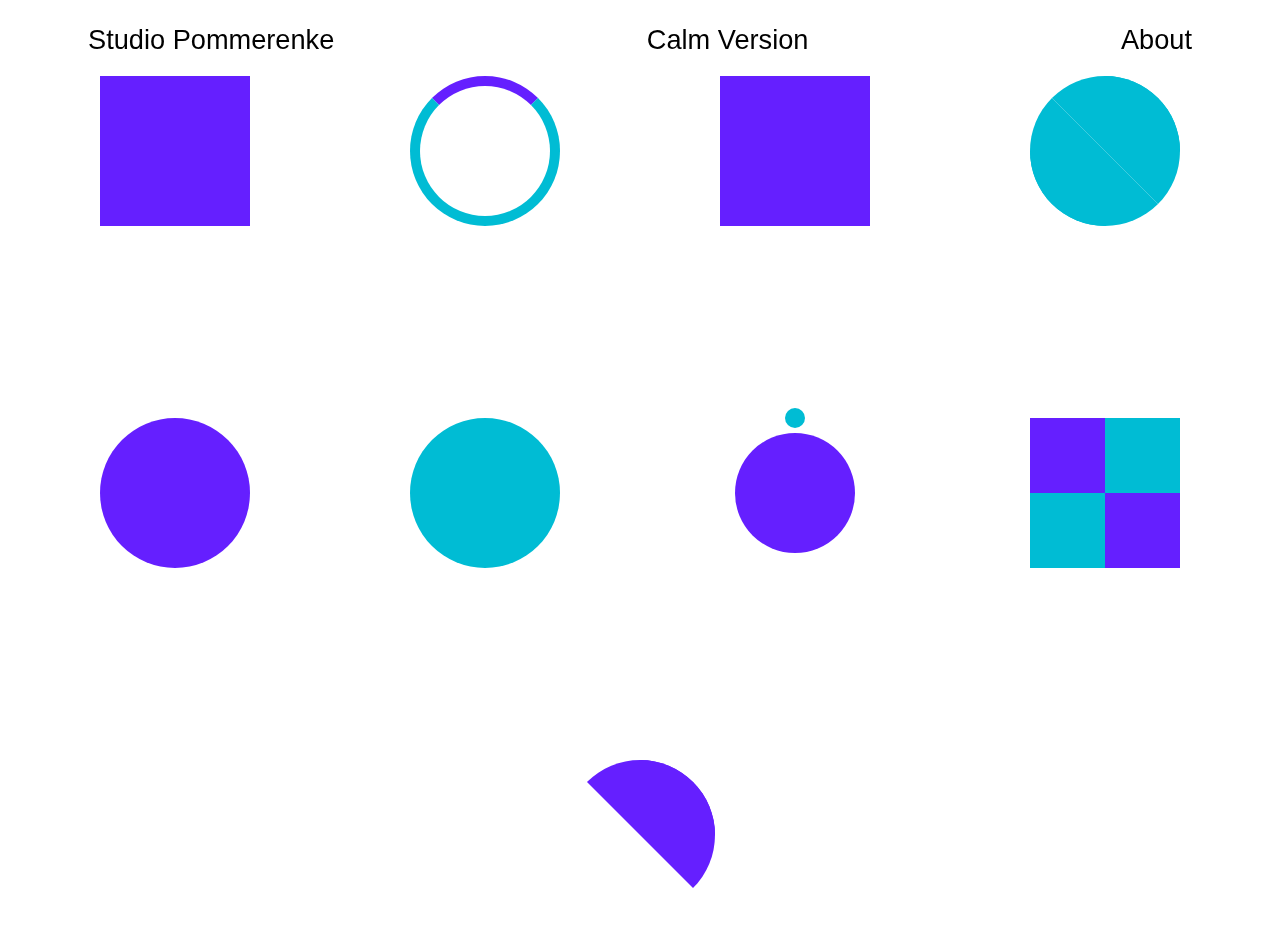
<file: index.html>
<!DOCTYPE html>
<html lang="en">
<head>
    <meta charset="UTF-8">
    <meta name="viewport" content="width=device-width, initial-scale=1.0">
    <title>Studio Pommerenke</title>
    <link rel="stylesheet" href="./style.css">
</head>
<body>
    <header>
        <nav>
            <div class="navbar">
                <div class="logo"><a href="index.html">Studio Pommerenke</a></div>
                <div><a href="./calm-animation.html">Calm Version</a></div>
                <div><a href="./about.html">About</a></div>
            </div>
        </nav>
    </header>
    <main class="animation-container">
        <div class="ani1"></div>
        <div class="ani2"></div>
        <div class="ani3"></div>
        <div class="ani4">
            <div class="lotus"></div>
        </div>
        <div class="ani5"></div>
        <div class="ani6"></div>
        <div class="ani7">
            <div class="circle"></div>
            <div class="orbit">
                <div class="moon"></div>
            </div>
        </div>
        <div class="ani8">
            <div></div>
            <div></div>
            <div></div>
            <div></div>
        </div>
        <div class="ani9">
            <div class="swing"></div>
        </div>
    </main> 
</body>
</html>
</file>
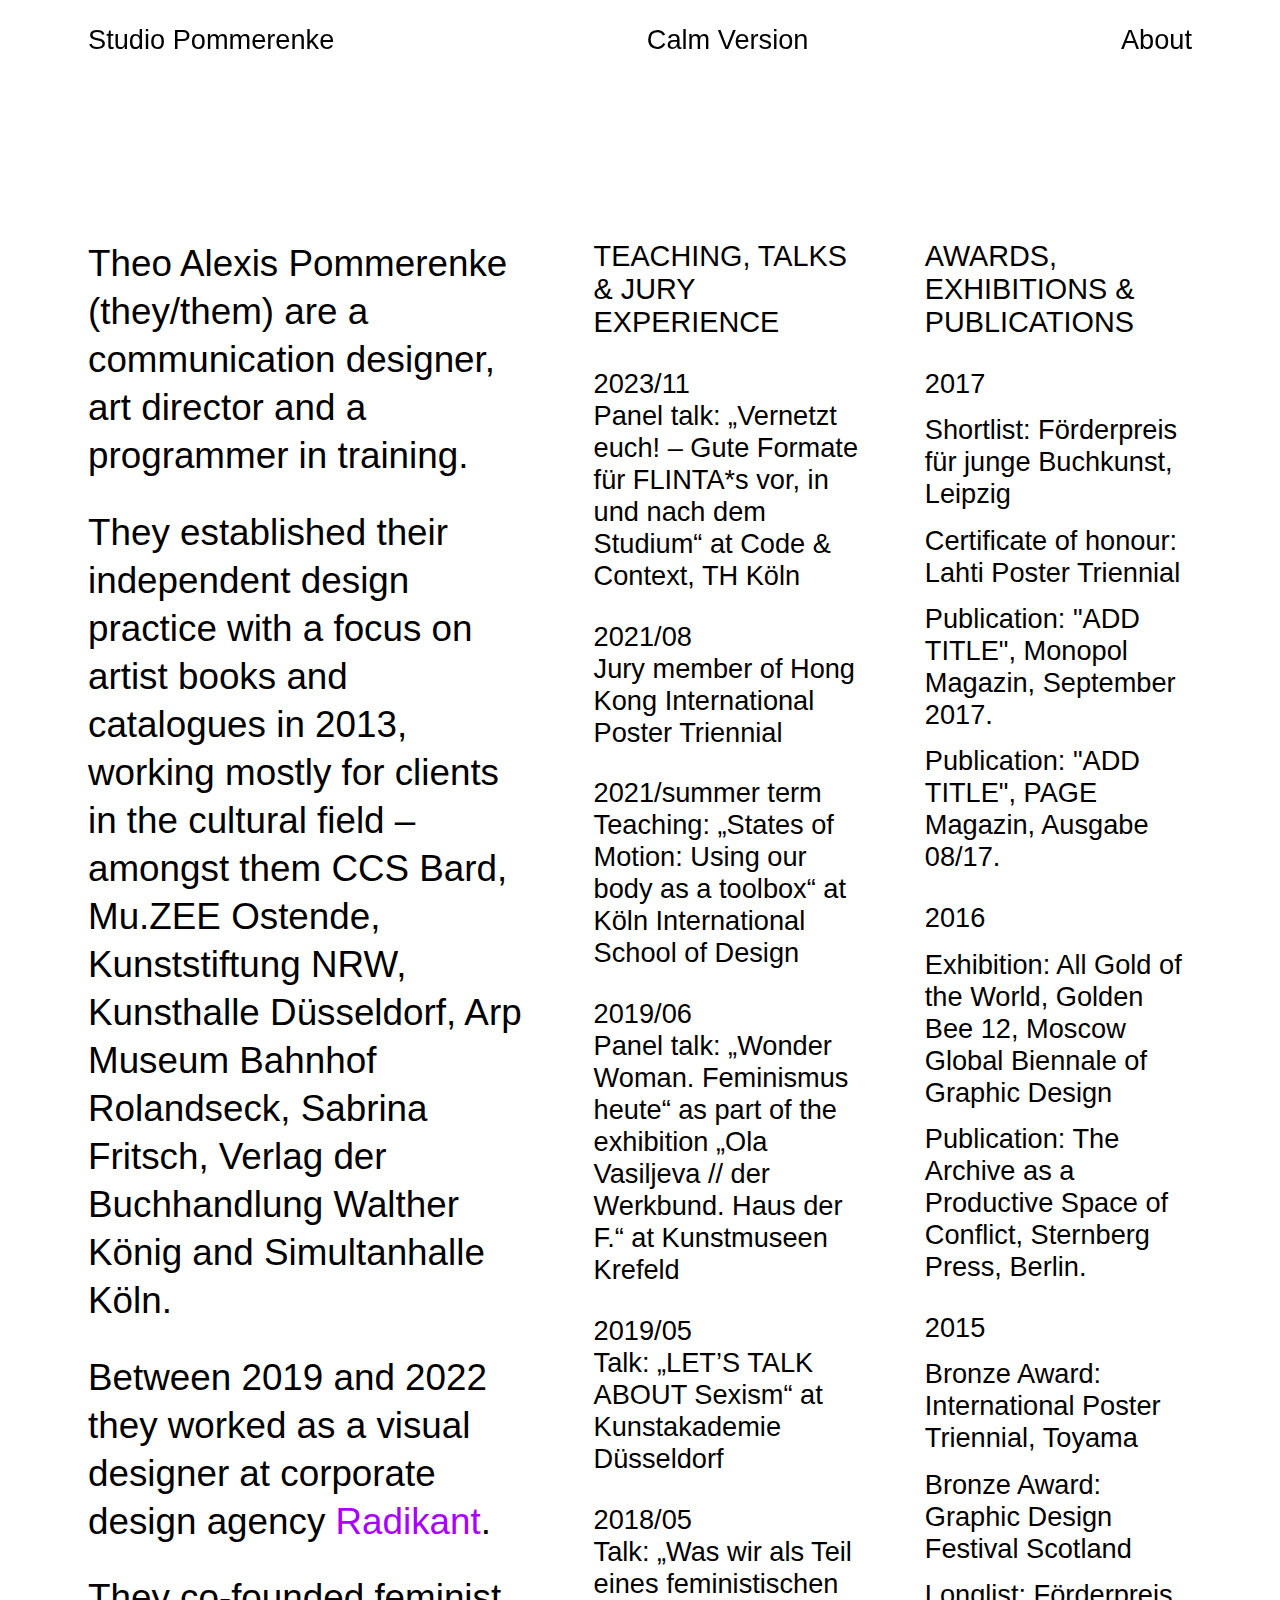
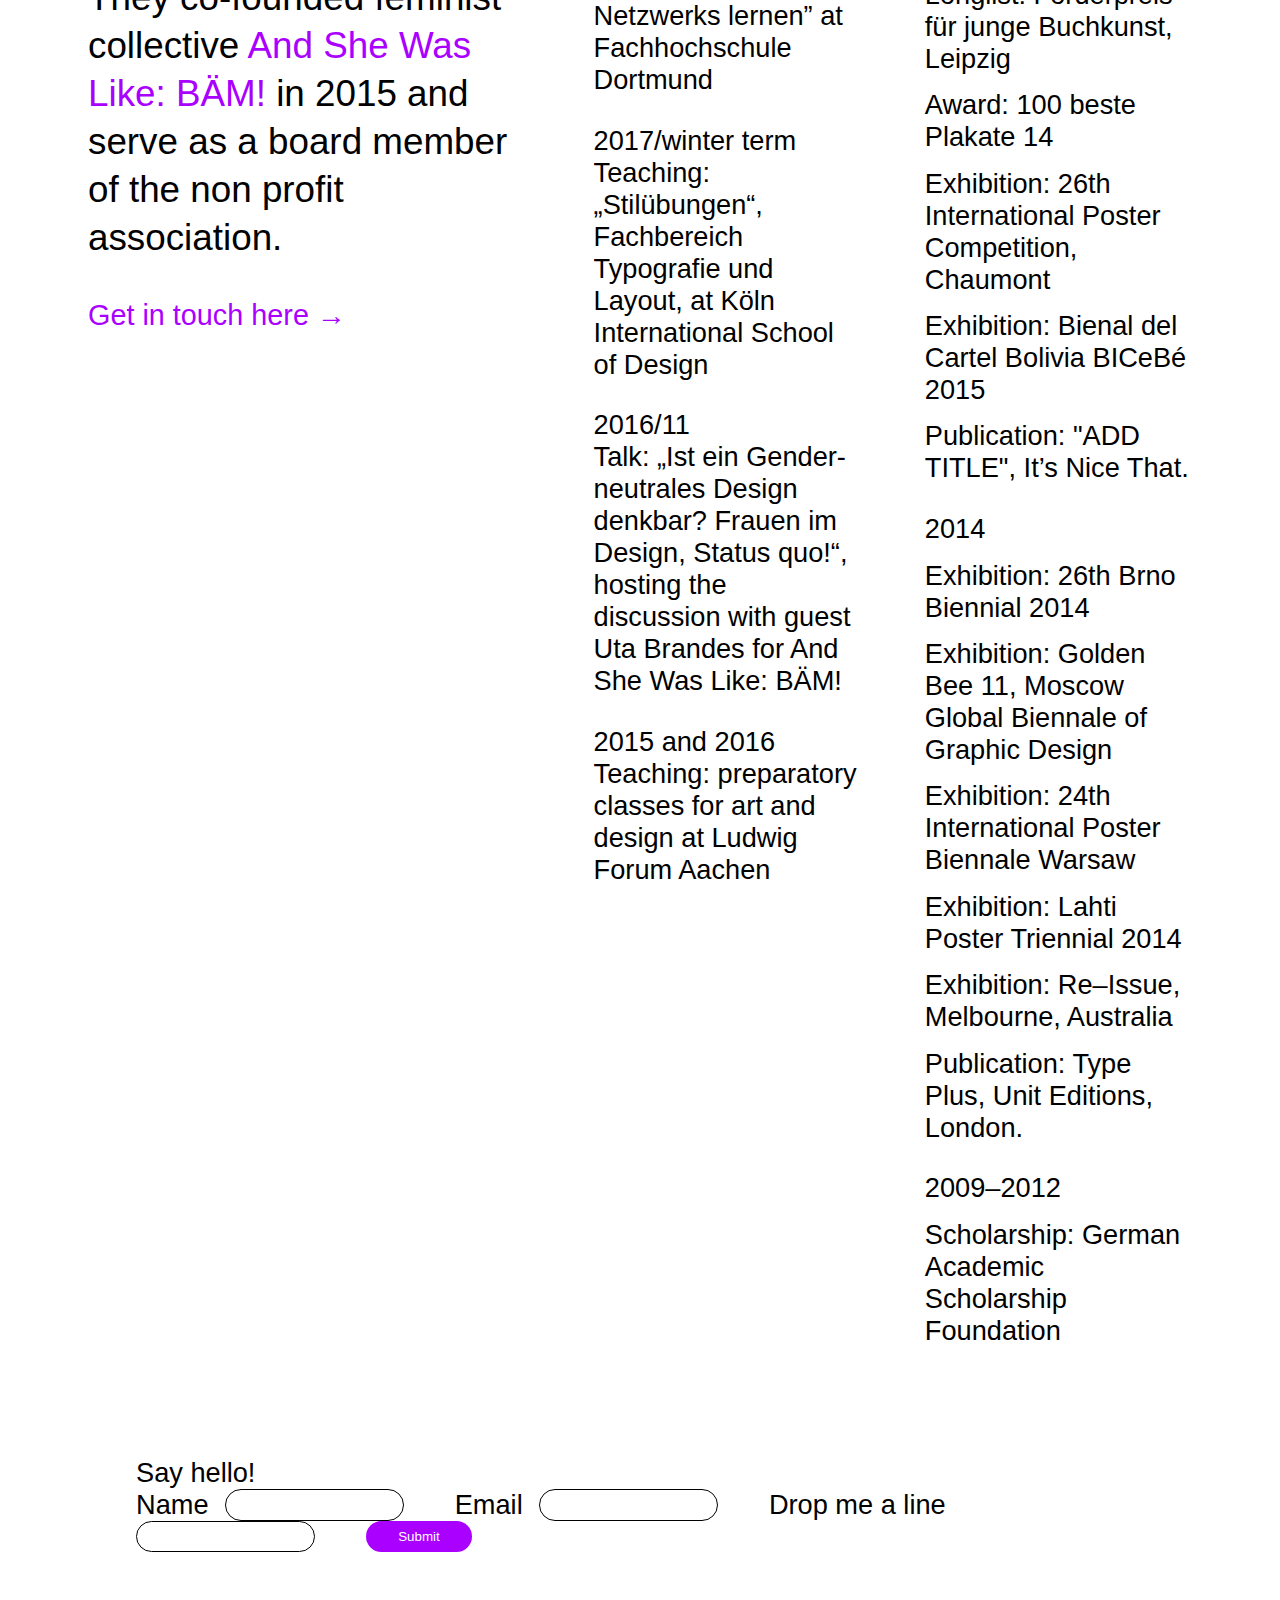
<file: about.html>
<!DOCTYPE html>
<html lang="en">
<head>
    <meta charset="UTF-8">
    <meta name="viewport" content="width=device-width, initial-scale=1.0">
    <title>About</title>
    <link rel="stylesheet" href="./style.css">
</head>
<body>
    <header class="header-about">
        <nav>
            <div class="navbar">
                <div class="logo"><a href="index.html">Studio Pommerenke</a></div>
                <div><a href="./calm-animation.html">Calm Version</a></div>
                <div><a href="./about.html">About</a></div>
            </div>
        </nav>
    </header>
    <main class="about-container">
        <section class="section1">
            <div class="intro">
                <p>Theo Alexis Pommerenke (they/them) are a communication designer, art director and a programmer in training.</p>
                <p>They established their independent design practice with a focus on artist books and catalogues in 2013, working mostly for clients in the cultural field – amongst them CCS Bard, Mu.ZEE Ostende, Kunststiftung NRW, Kunsthalle Düsseldorf, Arp Museum Bahnhof Rolandseck, Sabrina Fritsch, Verlag der Buchhandlung Walther König and Simultanhalle Köln.</p>
                <p>Between 2019 and 2022 they worked as a visual designer at corporate design agency <a href="https://www.radikant.com/" target="_blank">Radikant</a>.</p>
                <p>They co-founded feminist collective <a href="https://andshewaslikebam.de/" target="_blank">And She Was Like: BÄM!</a> in 2015 and serve as a board member of the non profit association.</p>
                <p class="go-to-form"><a href="#footer">Get in touch here &#8594;</a></p>
            </div>
        </section>
        <section class="section2">
            <h2>Teaching, Talks & Jury Experience</h2>
            <div>
                <p>2023/11</p>
                <p>Panel talk: „Vernetzt euch! – Gute Formate für FLINTA*s vor, in und nach dem Studium“ at Code & Context, TH Köln </p>
            </div>
            <div>
                <p>2021/08</p>
                <p>Jury member of Hong Kong International Poster Triennial</p>
            </div>
            <div>
                <p>2021/summer term </p>
                <p>Teaching: „States of Motion: Using our body as a toolbox“ at Köln International School of Design</p>
            </div>
            <div>
                <p>2019/06</p>
                <p>Panel talk: „Wonder Woman. Feminismus heute“ as part of the exhibition „Ola Vasiljeva // der Werkbund. Haus der F.“ at Kunstmuseen Krefeld</p>
            </div>
            <div>
                <p>2019/05</p>
                <p>Talk: „LET’S TALK ABOUT Sexism“ at Kunstakademie Düsseldorf</p>
            </div>
            <div>
                <p>2018/05</p>
                <p>Talk: „Was wir als Teil eines feministischen Netzwerks lernen” at Fachhochschule Dortmund</p>
            </div>
            <div>
                <p>2017/winter term </p>
                <p>Teaching: „Stilübungen“, Fachbereich Typografie und Layout, at Köln International School of Design</p>
            </div>
            <div>
                <p>2016/11</p>
                <p>Talk: „Ist ein Gender-neutrales Design denkbar? Frauen im Design, Status quo!“, hosting the discussion with guest Uta Brandes for And She Was Like: BÄM!</p>
            </div>
            <div>
                <p>2015 and 2016</p>
                <p>Teaching: preparatory classes for art and design at Ludwig Forum Aachen</p>
            </div>
        </section>
        <section class="section3">
            <h2>Awards, Exhibitions & Publications</h2>
            <div>
                <p>2017</p>
                <p>Shortlist: Förderpreis für junge Buchkunst, Leipzig</p>
                <p>Certificate of honour: Lahti Poster Triennial</p>
                <p>Publication: "ADD TITLE", Monopol Magazin, September 2017.</p>
                <p>Publication: "ADD TITLE", PAGE Magazin, Ausgabe 08/17.</p>
            </div>
            <div>
                <p>2016</p>
                <p>Exhibition: All Gold of the World, Golden Bee 12, Moscow Global Biennale of Graphic Design</p>
                <p>Publication: The Archive as a Productive Space of Conflict, Sternberg Press, Berlin.</p>
            </div>
            <div>
                <p>2015</p>
                <p>Bronze Award: International Poster Triennial, Toyama</p>
                <p>Bronze Award: Graphic Design Festival Scotland</p>
                <p>Longlist: Förderpreis für junge Buchkunst, Leipzig</p>
                <p>Award: 100 beste Plakate 14</p>
                <p>Exhibition: 26th International Poster Competition, Chaumont</p>
                <p>Exhibition: Bienal del Cartel Bolivia BICeBé 2015</p>
                <p>Publication: "ADD TITLE", It’s Nice That.</p>
            </div>
            <div>
                <p>2014</p>
                <p>Exhibition: 26th Brno Biennial 2014</p>
                <p>Exhibition: Golden Bee 11, Moscow Global Biennale of Graphic Design</p>
                <p>Exhibition: 24th International Poster Biennale Warsaw</p>
                <p>Exhibition: Lahti Poster Triennial 2014</p>
                <p>Exhibition: Re–Issue, Melbourne, Australia</p>
                <p>Publication: Type Plus, Unit Editions, London.</p>
            </div>
            <div>
                <p>2009–2012</p>
                <p>Scholarship: German Academic Scholarship Foundation</p>
            </div>
        </section>
    </main>
    <footer id="footer">
        <p>Say hello!</p>
        <form action="">
            <label for="name">Name</label>
            <input type="text" name="name" id="name">
            <label for="email">Email</label>
            <input type="email" name="email" id="email">
            <label for="textarea">Drop me a line</label>
            <input type="textarea" name="textarea" id="textarea">
            <button>Submit</button>
        </form>
    </footer>
    
</body>
</html>
</file>
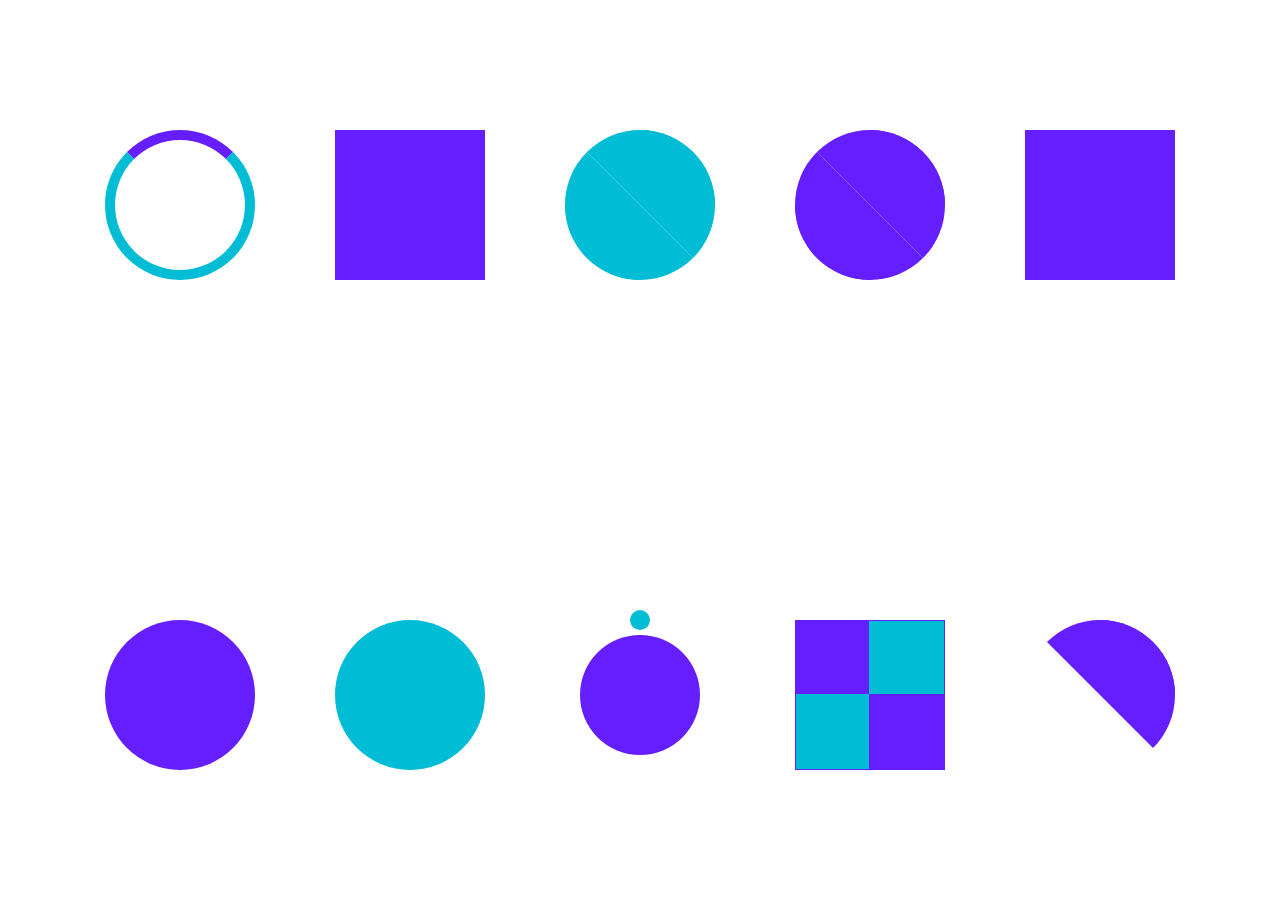
<file: animation.html>
<!DOCTYPE html>
<html lang="en">
<head>
    <meta charset="UTF-8">
    <meta name="viewport" content="width=device-width, initial-scale=1.0">
    <title>Animation Examples</title>
    <link rel="stylesheet" href="./animation.css">
</head>
<body>
    <main>
        <div class="ani1"></div>
        <div class="ani2"></div>
        <div class="ani3">
            <div class="pacman"></div>
        </div>
        <div class="ani4">
            <div class="lotus"></div>
        </div>
        <div class="ani5"></div>
        <div class="ani6"></div>
        <div class="ani7">
            <div class="bounce"></div>
        </div>
        <div class="ani8">
            <div class="circle"></div>
            <div class="orbit">
                <div class="moon"></div>
            </div>
        </div>
        <div class="ani9">
            <div></div>
            <div></div>
            <div></div>
            <div></div>
        </div>
        <div class="ani10">
            <div class="swing"></div>
        </div>
    </main>
    
</body>
</html>
</file>
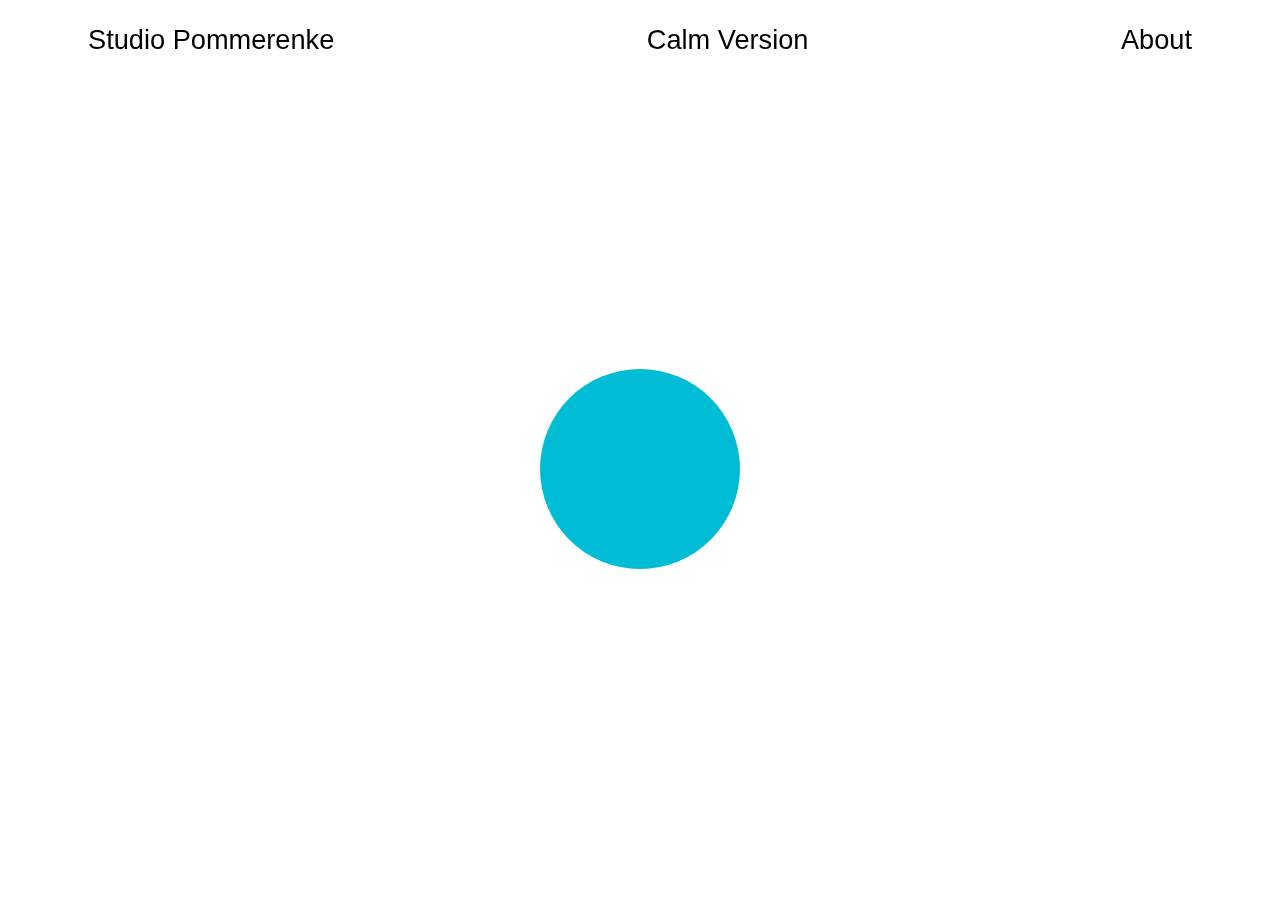
<file: calm-animation.html>
<!DOCTYPE html>
<html lang="en">
<head>
    <meta charset="UTF-8">
    <meta name="viewport" content="width=device-width, initial-scale=1.0">
    <title>Studio Pommerenke</title>
    <link rel="stylesheet" href="./style.css">
</head>
<body>
    <header>
        <nav>
            <div class="navbar">
                <div class="logo"><a href="index.html">Studio Pommerenke</a></div>
                <div><a href="./calm-animation.html">Calm Version</a></div>
                <div><a href="./about.html">About</a></div>
            </div>
        </nav>
    </header>
    <main class="calm-animation-container">
        <div class="animation"></div>
    </main>
</body>
</html>
</file>
<file: style.css>
@font-face {
    font-family: Bricolage Grotesque;
    src: url(./fonts/BricolageGrotesque-VariableFont_opsz\wdth\wght.ttf);
  }

/* General ----------------------- */

* {
    margin: 0;
    padding: 0;
    box-sizing: border-box;
}

:root {
    /* font-size: 62.5%; */
    --primary-color: #651FFF;
    --secondary-color: #00BCD4;
}

body {
    padding: 0 1.5rem 1.5rem 1.5rem;
    font-size: 1.7rem;
    font-family: 'BricolageGrotesque', Helvetica, Arial, sans-serif;
    width: 100vw;
    height: 100vh;
    position: relative;
}

a,
a:link {
    color: #000;
    text-decoration: none;
}

/* Navigation --------------------- */

header {
    width: 100%;
    position: sticky; 
    top: 0;
    z-index: 1;
    padding: 1.5rem 0;
}

.header-about {
    background-color: #fff;
    box-shadow: 0px 10px 15px #fff;
}

.navbar {
    width: 100%;
    display: flex;
    justify-content: space-between;
}

/* Home Page: Anmiation ------------ */

.animation-container {
    height: 100%;
    margin-top: -21px;
    display: flex;
    flex-wrap: wrap;
    justify-content: center;
    align-items: center;
    align-content: center;
    gap: 12rem 10rem;
}

/* Morph */
.ani1{
    width: 150px;
    height: 150px;
    background-color: var(--primary-color);
    animation-name: morph;
    animation-duration: 4s;
    animation-iteration-count: infinite;
}

/* Spinner */
.ani2 {
    width: 150px;
    height: 150px;
    border: 10px solid var(--secondary-color);
    border-top: 10px solid var(--primary-color);
    border-radius: 50%;
    animation-name: spin;
    animation-duration: 2s;
    animation-iteration-count: infinite;
}

/* Wiggle */
.ani3 {
    width: 150px;
    height: 150px;
    background-color: var(--primary-color);
    animation-name: wiggle;
    animation-duration: 2s;
    animation-iteration-count: infinite;
}

/* Lotus */
.ani4 {
    display: flex;
    align-items: center;
    overflow: hidden;
    height: 150px;
    width: 150px;
}
.lotus {
    position: relative;
    background: transparent;
    z-index: 1;
}
.lotus::before, .lotus::after {
    position: absolute;
    top: -75px;
    display: block;
    border-radius: 50%;
    content: "";
    height: 0px;
    width: 0px;
}
.lotus::before {
    animation: lotus-chunk-top 2s ease infinite;
    border: 75px solid var(--secondary-color);
    border-left-color: transparent;
    border-bottom-color: transparent;
}
.lotus::after {
    animation: lotus-chunk-bottom 2s ease infinite;
    border: 75px solid var(--secondary-color);
    border-right-color: transparent;
    border-top-color: transparent;
}

/* Flip */
.ani5{
    width: 150px;
    height: 150px;
    border-radius: 50%;
    background-color: var(--primary-color);
    animation-name: flip;
    animation-duration: 4s;
    animation-iteration-count: infinite;
}

/* Bounce */
.ani6 {
    width: 150px;
    height: 150px;
    border-radius: 50%;
    background-color: var(--secondary-color);
    animation-name: bounce;
    animation-duration: 2s;
    animation-iteration-count: infinite;
}

/* Orbit */
.ani7 {
    width: 150px;
    height: 150px;
    position: relative;
}
.circle {
    position: absolute;
    height: 120px;
    width: 120px;
    border-radius: 50%;
    background-color: var(--primary-color);
    top: 15px;
    left: 15px;
}
.orbit {
    position: absolute;
    height: 150px;
    width: 150px;
    border-radius: 50%;
    top: 0;
    left: 0;
    animation: spin-right 8s linear infinite;
}
.moon {
    position: absolute;
    height: 20px;
    width: 20px;
    border-radius: 50%;
    background-color: var(--secondary-color);
    top: -10px;
    left: 65px;
}

/* Squares */
.ani8 {
    width: 150px;
    height: 150px;
    position: relative;
}
.ani8 div:nth-of-type(1) {
    width: 75px;
    height: 75px;
    background-color: var(--primary-color);
    position: absolute;
    top: 0;
    left: 0;
    animation: squares1 2s infinite;
}
.ani8 div:nth-of-type(2) {
    width: 75px;
    height: 75px;
    background-color: var(--secondary-color);
    position: absolute;
    top: 0;
    right: 0;
    animation: squares2 2s infinite;
}
.ani8 div:nth-of-type(3) {
    width: 75px;
    height: 75px;
    background-color: var(--secondary-color);
    position: absolute;
    bottom: 0;
    left: 0;
    animation: squares3 2s infinite;
}
.ani8 div:nth-of-type(4) {
    width: 75px;
    height: 75px;
    background-color: var(--primary-color);
    position: absolute;
    bottom: 0;
    right: 0;
    animation: squares4 2s infinite;
}

/* Swing */
.ani9 {
    display: flex;
    align-items: center;
    overflow: hidden;
    height: 150px;
    width: 150px;
}
.swing {
    position: relative;
    background: transparent;
    z-index: 1;
}
.swing::before {
    position: absolute;
    top: -75px;
    display: block;
    border-radius: 50%;
    content: "";
    height: 0px;
    width: 0px;
    animation: swing 4s ease infinite;
    border: 75px solid var(--primary-color);
    border-left-color: transparent;
    border-bottom-color: transparent;
}


/* Calm Animation Page ---------- */

.calm-animation-container {
    height: 100%;
    margin-top: -45px; /* ??? worked finde with -21px */
    display: flex;
    justify-content: center;
    align-items: center;
}

.animation {
    width: 200px;
    height: 200px;
    background-color: #00BCD4;
    border-radius: 50%;
    animation-name: animateCircle;
    animation-duration: 10s;
    animation-iteration-count: infinite;
}

/* About Page ------------------- */
/* ! Make sections collapsible with JavaScript for Mobile Version! */

.about-container {
    margin-top: 10rem;
}

.intro {
    font-size: 2.3rem;
    line-height: 3rem;
}

.intro p {
    margin-bottom: 1.8rem;
}

.intro a {
    color: #aa00ff;
}

.go-to-form {
    font-size: 1.8rem;
}

section h2 {
    font-size: 1.8rem;
    font-weight: 400;
    text-transform: uppercase;
    margin-top: 8rem;
}

.section2 div,
.section3 div {
    margin-top: 1.8rem;
}

.section3 p {
    margin-bottom: 0.9rem;
}

/* footer */
footer {
    display: flex;
    flex-wrap: wrap;
    margin-top: 3rem;
    padding: 3rem;
}

footer p {
    margin-right: 10rem;
}

form {
    display: flex;
    flex-wrap: wrap;
}

form p {
    margin-right: 10rem;
}

label {
    margin-right: 1rem;
}

input {
    border: 1px solid #000;
    border-radius: 2rem;
    margin-right: 3.2rem;
}

button {
    background-color: #aa00ff;
    color: #fff;
    padding: 0.5rem 2rem;
    border: none;
    border-radius: 2rem;
}

/* Media Queries ---------------- */

@media (min-width: 768px) {
    body {
        padding: 0 5.5rem 2rem 5.5rem;
    } 

    .about-container {
        margin-top: 10rem;
        display: grid;
        grid-template-columns: 40% repeat(2, 1fr);
        gap: 4rem;
    }

    section h2 {
        margin-top: 0;
    }
}



/* Animations Front Page ------------ */

/* Morph */
@keyframes morph {
    0%,
    100% {

    } 50% {
        border-radius: 50%;
        background-color: var(--secondary-color);
    }
}

/* Spinner */
@keyframes spin {
    from {
        transform: rotate(0deg);
    }
    to {
        transform: rotate(360deg);
    }
}

/* Wiggle */
@keyframes wiggle {
    0%, 7% {
      transform: rotateZ(0);
    }
    15% {
      transform: rotateZ(-15deg);
    }
    20% {
      transform: rotateZ(10deg);
    }
    25% {
      transform: rotateZ(-10deg);
    }
    30% {
      transform: rotateZ(6deg);
    }
    35% {
      transform: rotateZ(-4deg);
    }
    40%, 100% {
      transform: rotateZ(0);
    }
}

/* lotus */
@keyframes lotus-chunk-top {
    0%,
    100% {
        transform: rotate(-135deg);
    }
    50% {
        transform: rotate(-225deg);
    }
}
@keyframes lotus-chunk-bottom {
    0%,
    100% {
        transform: rotate(-135deg);
    }
    50% {
        transform: rotate(-45deg);
    }
}

/* Flip */
@keyframes flip {
    0%,
    100% {

    } 50% {
        background-color: var(--secondary-color);
        transform: /* translate(-200px, 200px) */ rotate3d(-1, 1, 0, 180deg);
    }
}
 /* Bounce */
@keyframes bounce {
    0%,
  100% {
    transform: scale(1.2, 0.5);
  }
  20% {
    transform: scaleY(1.2);
  }
  40%,
  80% {
    transform: translateY(-10rem);
  }
  70% {
    transform: translateY(-11rem);
  }
  90% {
    transform: translateY(0);
  }
}

/* Orbit */
@keyframes spin-right {
    100% {
        transform: rotate(360deg);
    }
}

/* Squares */
@keyframes squares1 {
    50% {
        transform: /* translateX(-20px) */ rotate(90deg);
    }
}
@keyframes squares2 {
    50% {
        transform: /* translateX(20px) */ rotate(-90deg);
    }
}
@keyframes squares3 {
    50% {
        transform: /* translateX(-20px) */ rotate(-90deg);
    }
}
@keyframes squares4 {
    50% {
        transform: /* translateX(20px) */ rotate(90deg);
    }
}

/* Swing */
@keyframes swing {
    0%,
    100% { 
        transform: rotate(0deg);
    }
    50% {
        transform: rotate(360deg);
    }
}


/* Calm Animation ------------------ */

@keyframes animateCircle { 
    20% {
        background-color: #651FFF;
        transform: translate(200px, -200px) rotate(90deg);
        border-radius: 0%;
    }
    40% {
        background-color: #E91E63;
        transform: translate(200px, 200px) rotate(-45deg);
        border-radius: 0%;
    }
    60% {
        background-color: #FDD835;
        transform: translate(-200px, -200px) rotate3d(-1, 1, 0, 180deg);
        border-radius: 0%;
        height: 200px;
        width: 200px;
    }
    80% {
        background-color: #00E676;
        transform: translate(-200px, 200px) rotate3d(-1, 1, 0, 180deg);
        border-radius: 50%;
        height: 150px;
        width: 150px;
    }
    100% {
        
    }
}
</file>
<file: animation.css>
* {
    margin: 0;
    padding: 0;
    box-sizing: border-box;
}

:root {
    --primary-color: #651FFF;
    --secondary-color: #00BCD4;
}

body {
    width: 100vw;
    height: 100vh;
}

main {
    height: 100%;
    display: flex;
    flex-wrap: wrap;
    justify-content: center;
    align-items: center;
    gap: 5rem;
}

.ani1 {
    width: 150px;
    height: 150px;
    border: 10px solid var(--secondary-color);
    border-top: 10px solid var(--primary-color);
    border-radius: 50%;
    animation-name: spin;
    animation-duration: 2s;
    animation-iteration-count: infinite;
}

.ani2 {
    width: 150px;
    height: 150px;
    background-color: var(--primary-color);
    animation-name: wiggle;
    animation-duration: 2s;
    animation-iteration-count: infinite;
}

/* pacman animation */
.ani3 {
    display: flex;
    align-items: center;
    overflow: hidden;
    height: 150px;
    width: 150px;
}
.pacman {
    position: relative;
    background: transparent;
    z-index: 1;
}
.pacman::before, .pacman::after {
    position: absolute;
    top: -75px;
    display: block;
    border-radius: 50%;
    content: "";
    height: 0px;
    width: 0px;
}
.pacman::before {
    animation: chunk-top 0.5s ease infinite;
    border: 75px solid var(--secondary-color);
    border-left-color: transparent;
    border-bottom-color: transparent;
}
.pacman::after {
    animation: chunk-bottom 0.5s ease infinite;
    border: 75px solid var(--secondary-color);
    border-right-color: transparent;
    border-top-color: transparent;
}

/* my own pacman */
.ani4 {
    display: flex;
    align-items: center;
    overflow: hidden;
    height: 150px;
    width: 150px;
}
.lotus {
    position: relative;
    background: transparent;
    z-index: 1;
}
.lotus::before, .lotus::after {
    position: absolute;
    top: -75px;
    display: block;
    border-radius: 50%;
    content: "";
    height: 0px;
    width: 0px;
}
.lotus::before {
    animation: lotus-chunk-top 2s ease infinite;
    border: 75px solid var(--primary-color);
    border-left-color: transparent;
    border-bottom-color: transparent;
}
.lotus::after {
    animation: lotus-chunk-bottom 2s ease infinite;
    border: 75px solid var(--primary-color);
    border-right-color: transparent;
    border-top-color: transparent;
}

.ani5{
    width: 150px;
    height: 150px;
    background-color: var(--primary-color);
    animation-name: morph;
    animation-duration: 4s;
    animation-iteration-count: infinite;
}

.ani6{
    width: 150px;
    height: 150px;
    border-radius: 50%;
    background-color: var(--primary-color);
    animation-name: flip;
    animation-duration: 4s;
    animation-iteration-count: infinite;
}

.ani7 {
    width: 150px;
    height: 150px;
    border-radius: 50%;
    background-color: var(--secondary-color);
    animation-name: bounce;
    animation-duration: 2s;
    animation-iteration-count: infinite;
}

/* Orbit */
.ani8 {
    width: 150px;
    height: 150px;
    position: relative;
}
.circle {
    position: absolute;
    height: 120px;
    width: 120px;
    border-radius: 50%;
    background-color: var(--primary-color);
    top: 15px;
    left: 15px;
}
.orbit {
    position: absolute;
    height: 150px;
    width: 150px;
    border-radius: 50%;
    top: 0;
    left: 0;
    animation: spin-right 8s linear infinite;
}
.moon {
    position: absolute;
    height: 20px;
    width: 20px;
    border-radius: 50%;
    background-color: var(--secondary-color);
    top: -10px;
    left: 65px;
}


.ani9 {
    border: 1px solid #651FFF;
    width: 150px;
    height: 150px;
    position: relative;
}

.ani9 div:nth-of-type(1) {
    width: 75px;
    height: 75px;
    background-color: var(--primary-color);
    position: absolute;
    top: 0;
    left: 0;
}
.ani9 div:nth-of-type(2) {
    width: 75px;
    height: 75px;
    background-color: var(--secondary-color);
    position: absolute;
    top: 0;
    right: 0;
}
.ani9 div:nth-of-type(3) {
    width: 75px;
    height: 75px;
    background-color: var(--secondary-color);
    position: absolute;
    bottom: 0;
    left: 0;
}
.ani9 div:nth-of-type(4) {
    width: 75px;
    height: 75px;
    background-color: var(--primary-color);
    position: absolute;
    bottom: 0;
    right: 0;
}

/* swing */
.ani10 {
    display: flex;
    align-items: center;
    overflow: hidden;
    height: 150px;
    width: 150px;
}
.swing {
    position: relative;
    background: transparent;
    z-index: 1;
}
.swing::before {
    position: absolute;
    top: -75px;
    display: block;
    border-radius: 50%;
    content: "";
    height: 0px;
    width: 0px;
    animation: swing 4s ease infinite;
    border: 75px solid var(--primary-color);
    border-left-color: transparent;
    border-bottom-color: transparent;
}



/* 
#651FFF
#E91E63
#FDD835
#00E676
 */

@keyframes spin {
    from {
        transform: rotate(0deg);
    }
    to {
        transform: rotate(360deg);
    }
}

@keyframes wiggle {
    0%, 7% {
      transform: rotateZ(0);
    }
    15% {
      transform: rotateZ(-15deg);
    }
    20% {
      transform: rotateZ(10deg);
    }
    25% {
      transform: rotateZ(-10deg);
    }
    30% {
      transform: rotateZ(6deg);
    }
    35% {
      transform: rotateZ(-4deg);
    }
    40%, 100% {
      transform: rotateZ(0);
    }
  }

/* pacman */
@keyframes chunk-top {
    0%,
    100% {
        transform: rotate(-45deg);
    }
    50% {
        transform: rotate(-80deg);
    }
}
@keyframes chunk-bottom {
    0%,
    100% {
        transform: rotate(-40deg);
    }
    50% {
        transform: rotate(0deg);
    }
}

/* lotus */
@keyframes lotus-chunk-top {
    0%,
    100% {
        transform: rotate(-135deg);
    }
    50% {
        transform: rotate(-225deg);
    }
}
@keyframes lotus-chunk-bottom {
    0%,
    100% {
        transform: rotate(-135deg);
    }
    50% {
        transform: rotate(-45deg);
    }
}

@keyframes morph {
    0%,
    100% {

    } 50% {
        border-radius: 50%;
    }
}

@keyframes flip {
    0%,
    100% {

    } 50% {
        background-color: var(--secondary-color);
        transform: /* translate(-200px, 200px) */ rotate3d(-1, 1, 0, 180deg);
    }
}

@keyframes bounce {
    0%,
  100% {
    transform: scale(1.5, 0.5);
  }
  20% {
    transform: scaleY(1.2);
  }
  40%,
  80% {
    transform: translateY(-14rem);
  }
  70% {
    transform: translateY(-15rem);
  }
  90% {
    transform: translateY(0);
  }
}

@keyframes spin-right {
    100% {
        transform: rotate(360deg);
    }
}

@keyframes swing {
    0%,
    100% { 
        transform: rotate(0deg);
    }
    50% {
        transform: rotate(360deg);
    }
}
</file>
